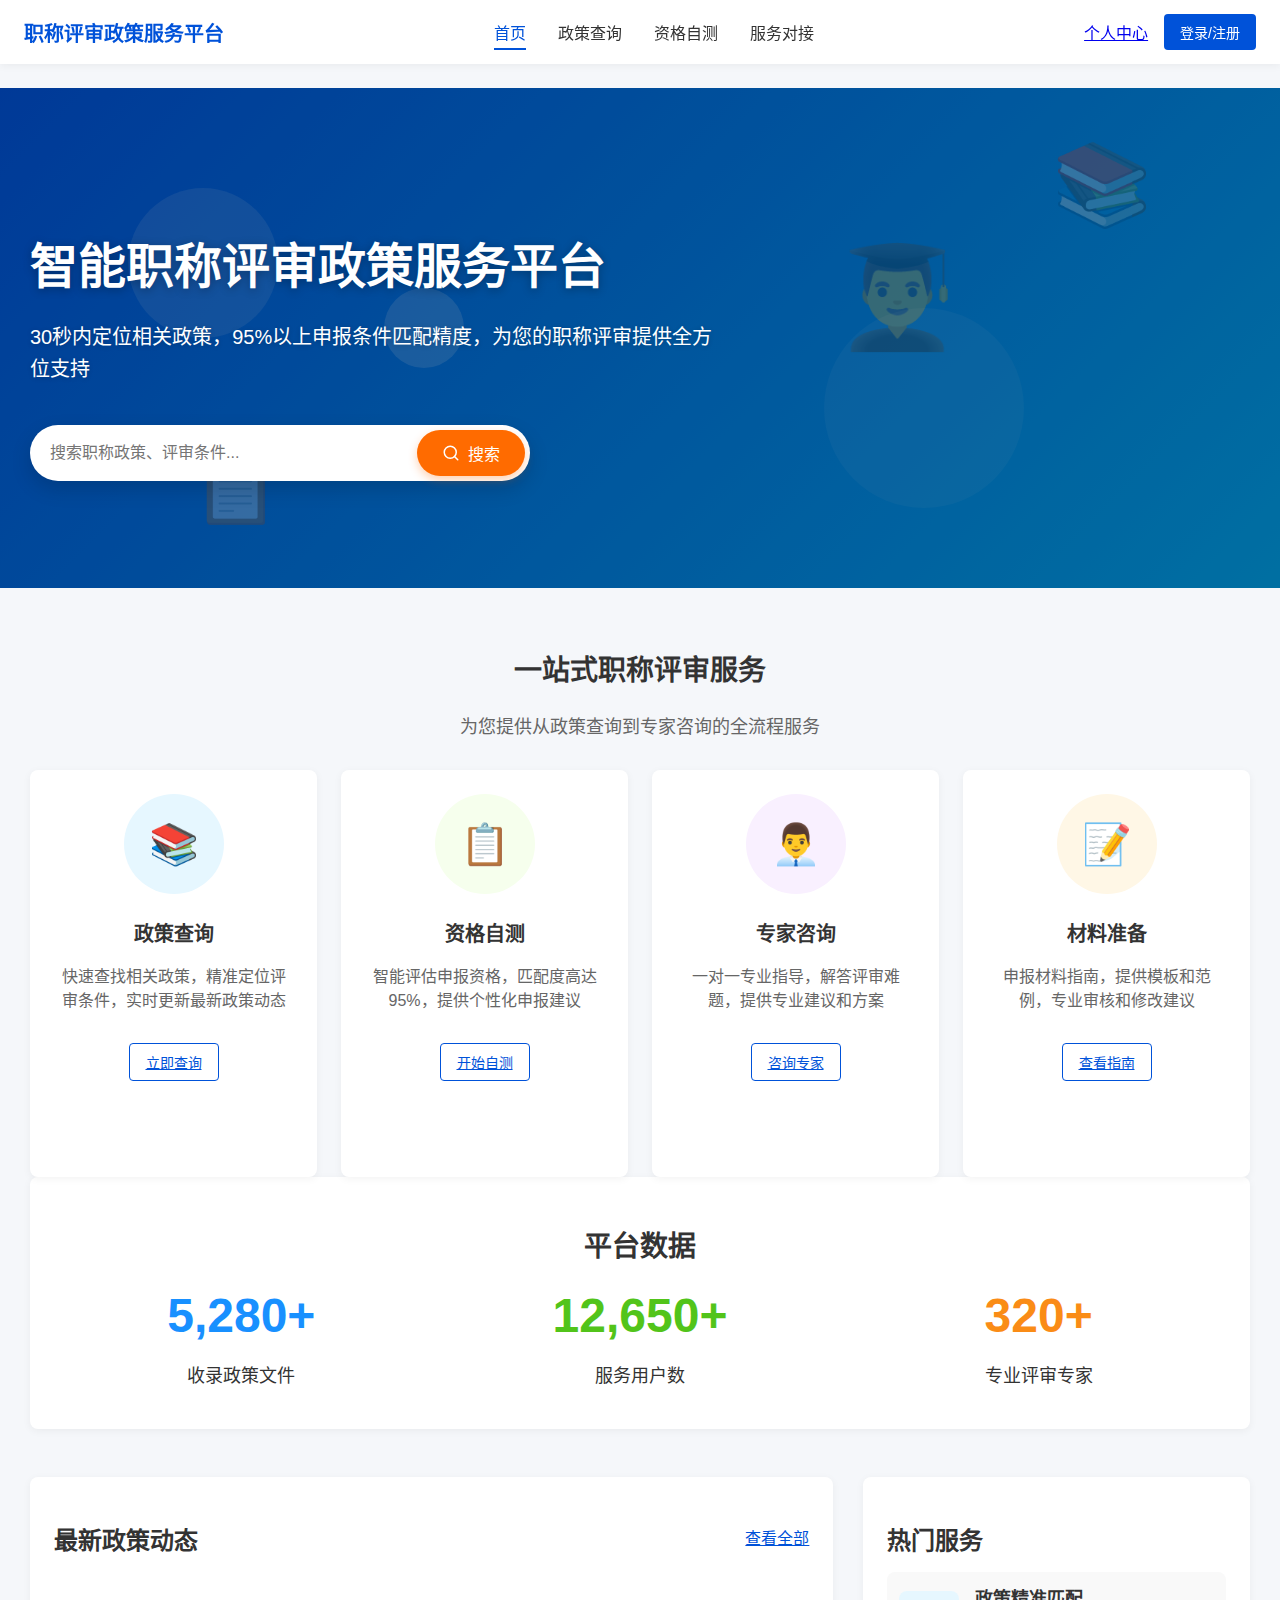
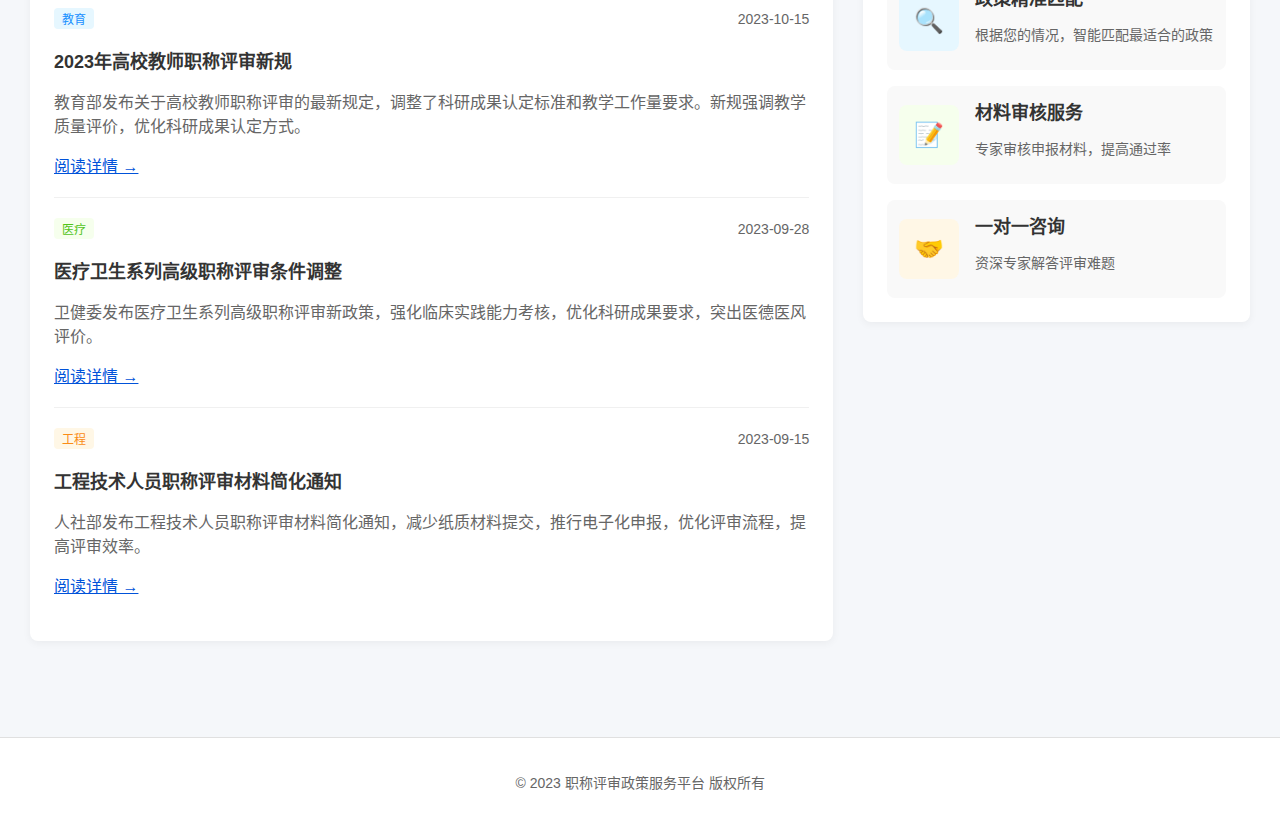
<file: web/index.html>
<!DOCTYPE html>
<html lang="zh-CN">
<head>
    <meta charset="UTF-8">
    <meta name="viewport" content="width=device-width, initial-scale=1.0">
    <title>职称评审政策服务平台 - 首页</title>
    <link rel="stylesheet" href="styles.css">
</head>
<body>
    <!-- 头部导航 -->
    <header class="header">
        <div class="header-container">
            <div class="logo">职称评审政策服务平台</div>
            <ul class="nav-menu">
                <li><a href="index.html" class="active">首页</a></li>
                <li><a href="policy-search.html">政策查询</a></li>
                <li><a href="self-assessment.html">资格自测</a></li>
                <li><a href="service-matching.html">服务对接</a></li>
            </ul>
            <div class="user-actions">
                <a href="profile.html">个人中心</a>
                <button class="btn btn-primary">登录/注册</button>
            </div>
        </div>
    </header>

    <!-- 主要内容区域 -->
    <main class="main-content">
        <!-- 英雄区域 -->
        <div class="hero-section" style="padding: 0; margin-bottom: 60px; position: relative; height: 500px; overflow: hidden; border-radius: 0;">
            <!-- 全屏背景 -->
            <div style="position: absolute; top: 0; left: 0; right: 0; bottom: 0; background: linear-gradient(135deg, #0052d9, #00a0e9); z-index: 1;">
                <!-- 装饰元素 -->
                <div style="position: absolute; top: 50px; right: 10%; font-size: 80px; opacity: 0.3;">📚</div>
                <div style="position: absolute; bottom: 60px; left: 15%; font-size: 70px; opacity: 0.3;">📋</div>
                <div style="position: absolute; top: 30%; right: 25%; font-size: 100px; opacity: 0.3;">👨‍🎓</div>

                <!-- 装饰图形 -->
                <div style="position: absolute; top: 100px; left: 10%; width: 150px; height: 150px; border-radius: 50%; background-color: rgba(255, 255, 255, 0.1);"></div>
                <div style="position: absolute; bottom: 80px; right: 20%; width: 200px; height: 200px; border-radius: 50%; background-color: rgba(255, 255, 255, 0.05);"></div>
                <div style="position: absolute; top: 40%; left: 30%; width: 80px; height: 80px; border-radius: 50%; background-color: rgba(255, 255, 255, 0.15);"></div>

                <!-- 半透明叠加层 -->
                <div style="position: absolute; top: 0; left: 0; right: 0; bottom: 0; background-color: rgba(0, 0, 0, 0.3); z-index: 2;"></div>
            </div>

            <!-- 内容层 -->
            <div class="container" style="position: relative; z-index: 10; height: 100%; display: flex; align-items: center;">
                <div style="max-width: 800px; color: white;">
                    <h1 style="font-size: 48px; margin-bottom: 24px; font-weight: bold; text-shadow: 0 2px 10px rgba(0, 0, 0, 0.3);">智能职称评审政策服务平台</h1>
                    <p style="font-size: 20px; margin-bottom: 40px; text-shadow: 0 1px 5px rgba(0, 0, 0, 0.2); max-width: 700px; line-height: 1.6;">30秒内定位相关政策，95%以上申报条件匹配精度，为您的职称评审提供全方位支持</p>
                    <div style="display: flex; max-width: 500px; align-items: center; position: relative;">
                        <!-- 搜索框 -->
                        <input type="text" class="form-control" style="height: 56px; font-size: 16px; padding: 0 20px; padding-right: 130px; border-radius: 28px; border: none; box-shadow: 0 8px 20px rgba(0, 0, 0, 0.15); width: 100%;" placeholder="搜索职称政策、评审条件...">

                        <!-- 搜索按钮 - 绝对定位在搜索框内 -->
                        <button class="btn btn-primary" style="position: absolute; right: 5px; top: 50%; transform: translateY(-50%); height: 46px; padding: 0 25px; font-size: 16px; background-color: #ff6b00; border: none; border-radius: 23px; box-shadow: 0 4px 10px rgba(255, 107, 0, 0.3); white-space: nowrap; z-index: 2;">
                            <span style="display: flex; align-items: center;">
                                <svg xmlns="http://www.w3.org/2000/svg" width="18" height="18" viewBox="0 0 24 24" fill="none" stroke="currentColor" stroke-width="2" stroke-linecap="round" stroke-linejoin="round" style="margin-right: 8px;"><circle cx="11" cy="11" r="8"></circle><line x1="21" y1="21" x2="16.65" y2="16.65"></line></svg>
                                搜索
                            </span>
                        </button>
                    </div>
                </div>
            </div>
        </div>

        <div class="container">
            <!-- 快捷入口 -->
            <section class="section">
                <h2 class="section-title text-center">一站式职称评审服务</h2>
                <p class="section-subtitle text-center">为您提供从政策查询到专家咨询的全流程服务</p>

                <div class="grid-container grid-4-cols">
                    <div class="card feature-card text-center p-5">
                        <div style="background-color: #e6f7ff; width: 100px; height: 100px; border-radius: 50%; display: flex; align-items: center; justify-content: center; margin: 0 auto 24px; font-size: 40px; color: #1890ff;">📚</div>
                        <h3 style="font-size: 20px; margin-bottom: 16px;">政策查询</h3>
                        <p class="text-gray">快速查找相关政策，精准定位评审条件，实时更新最新政策动态</p>
                        <a href="policy-search.html" class="btn btn-outline mt-4">立即查询</a>
                    </div>

                    <div class="card feature-card text-center p-5">
                        <div style="background-color: #f6ffed; width: 100px; height: 100px; border-radius: 50%; display: flex; align-items: center; justify-content: center; margin: 0 auto 24px; font-size: 40px; color: #52c41a;">📋</div>
                        <h3 style="font-size: 20px; margin-bottom: 16px;">资格自测</h3>
                        <p class="text-gray">智能评估申报资格，匹配度高达95%，提供个性化申报建议</p>
                        <a href="self-assessment.html" class="btn btn-outline mt-4">开始自测</a>
                    </div>

                    <div class="card feature-card text-center p-5">
                        <div style="background-color: #f9f0ff; width: 100px; height: 100px; border-radius: 50%; display: flex; align-items: center; justify-content: center; margin: 0 auto 24px; font-size: 40px; color: #722ed1;">👨‍💼</div>
                        <h3 style="font-size: 20px; margin-bottom: 16px;">专家咨询</h3>
                        <p class="text-gray">一对一专业指导，解答评审难题，提供专业建议和方案</p>
                        <a href="service-matching.html" class="btn btn-outline mt-4">咨询专家</a>
                    </div>

                    <div class="card feature-card text-center p-5">
                        <div style="background-color: #fff7e6; width: 100px; height: 100px; border-radius: 50%; display: flex; align-items: center; justify-content: center; margin: 0 auto 24px; font-size: 40px; color: #fa8c16;">📝</div>
                        <h3 style="font-size: 20px; margin-bottom: 16px;">材料准备</h3>
                        <p class="text-gray">申报材料指南，提供模板和范例，专业审核和修改建议</p>
                        <a href="#" class="btn btn-outline mt-4">查看指南</a>
                    </div>
                </div>
            </section>

            <!-- 平台数据 -->
            <section class="section">
                <div class="card p-5">
                    <h2 class="section-title text-center mb-5">平台数据</h2>
                    <div class="grid-container grid-3-cols">
                        <div class="text-center">
                            <div style="font-size: 48px; font-weight: bold; color: #1890ff; margin-bottom: 16px;">5,280+</div>
                            <p style="font-size: 18px;">收录政策文件</p>
                        </div>
                        <div class="text-center">
                            <div style="font-size: 48px; font-weight: bold; color: #52c41a; margin-bottom: 16px;">12,650+</div>
                            <p style="font-size: 18px;">服务用户数</p>
                        </div>
                        <div class="text-center">
                            <div style="font-size: 48px; font-weight: bold; color: #fa8c16; margin-bottom: 16px;">320+</div>
                            <p style="font-size: 18px;">专业评审专家</p>
                        </div>
                    </div>
                </div>
            </section>

            <!-- 最新政策动态 -->
            <section class="section">
                <div class="row">
                    <div class="col col-8">
                        <div class="card">
                            <div class="d-flex justify-between align-center mb-4">
                                <h2 class="card-title mb-0" style="font-size: 24px;">最新政策动态</h2>
                                <a href="policy-search.html" class="text-primary">查看全部</a>
                            </div>
                            <div class="policy-list">
                                <div class="policy-item" style="padding: 20px 0; border-bottom: 1px solid #f0f0f0;">
                                    <div class="d-flex align-center mb-2">
                                        <span class="tag tag-blue">教育</span>
                                        <span class="text-gray text-sm" style="margin-left: auto;">2023-10-15</span>
                                    </div>
                                    <h3 class="mb-2" style="font-size: 18px;">2023年高校教师职称评审新规</h3>
                                    <p class="text-gray">教育部发布关于高校教师职称评审的最新规定，调整了科研成果认定标准和教学工作量要求。新规强调教学质量评价，优化科研成果认定方式。</p>
                                    <a href="#" class="text-primary">阅读详情 →</a>
                                </div>
                                <div class="policy-item" style="padding: 20px 0; border-bottom: 1px solid #f0f0f0;">
                                    <div class="d-flex align-center mb-2">
                                        <span class="tag tag-green">医疗</span>
                                        <span class="text-gray text-sm" style="margin-left: auto;">2023-09-28</span>
                                    </div>
                                    <h3 class="mb-2" style="font-size: 18px;">医疗卫生系列高级职称评审条件调整</h3>
                                    <p class="text-gray">卫健委发布医疗卫生系列高级职称评审新政策，强化临床实践能力考核，优化科研成果要求，突出医德医风评价。</p>
                                    <a href="#" class="text-primary">阅读详情 →</a>
                                </div>
                                <div class="policy-item" style="padding: 20px 0;">
                                    <div class="d-flex align-center mb-2">
                                        <span class="tag tag-orange">工程</span>
                                        <span class="text-gray text-sm" style="margin-left: auto;">2023-09-15</span>
                                    </div>
                                    <h3 class="mb-2" style="font-size: 18px;">工程技术人员职称评审材料简化通知</h3>
                                    <p class="text-gray">人社部发布工程技术人员职称评审材料简化通知，减少纸质材料提交，推行电子化申报，优化评审流程，提高评审效率。</p>
                                    <a href="#" class="text-primary">阅读详情 →</a>
                                </div>
                            </div>
                        </div>
                    </div>
                    <div class="col col-4">
                        <!-- 热门服务 -->
                        <div class="card">
                            <h2 class="card-title" style="font-size: 24px;">热门服务</h2>
                            <div class="d-flex align-center mb-4 p-3" style="background-color: #f9f9f9; border-radius: 8px;">
                                <div style="width: 60px; height: 60px; background-color: #e6f7ff; border-radius: 8px; display: flex; align-items: center; justify-content: center; margin-right: 16px; color: #1890ff; font-size: 24px;">🔍</div>
                                <div>
                                    <h3 style="margin: 0 0 8px 0; font-size: 18px;">政策精准匹配</h3>
                                    <p class="text-gray text-sm mb-0">根据您的情况，智能匹配最适合的政策</p>
                                </div>
                            </div>
                            <div class="d-flex align-center mb-4 p-3" style="background-color: #f9f9f9; border-radius: 8px;">
                                <div style="width: 60px; height: 60px; background-color: #f6ffed; border-radius: 8px; display: flex; align-items: center; justify-content: center; margin-right: 16px; color: #52c41a; font-size: 24px;">📝</div>
                                <div>
                                    <h3 style="margin: 0 0 8px 0; font-size: 18px;">材料审核服务</h3>
                                    <p class="text-gray text-sm mb-0">专家审核申报材料，提高通过率</p>
                                </div>
                            </div>
                            <div class="d-flex align-center p-3" style="background-color: #f9f9f9; border-radius: 8px;">
                                <div style="width: 60px; height: 60px; background-color: #fff7e6; border-radius: 8px; display: flex; align-items: center; justify-content: center; margin-right: 16px; color: #fa8c16; font-size: 24px;">🤝</div>
                                <div>
                                    <h3 style="margin: 0 0 8px 0; font-size: 18px;">一对一咨询</h3>
                                    <p class="text-gray text-sm mb-0">资深专家解答评审难题</p>
                                </div>
                            </div>
                        </div>
                    </div>
                </div>
            </section>
        </div>
    </main>

    <!-- 底部 -->
    <footer class="footer">
        <div class="container">
            <p>© 2023 职称评审政策服务平台 版权所有</p>
        </div>
    </footer>
</body>
</html>
</file>
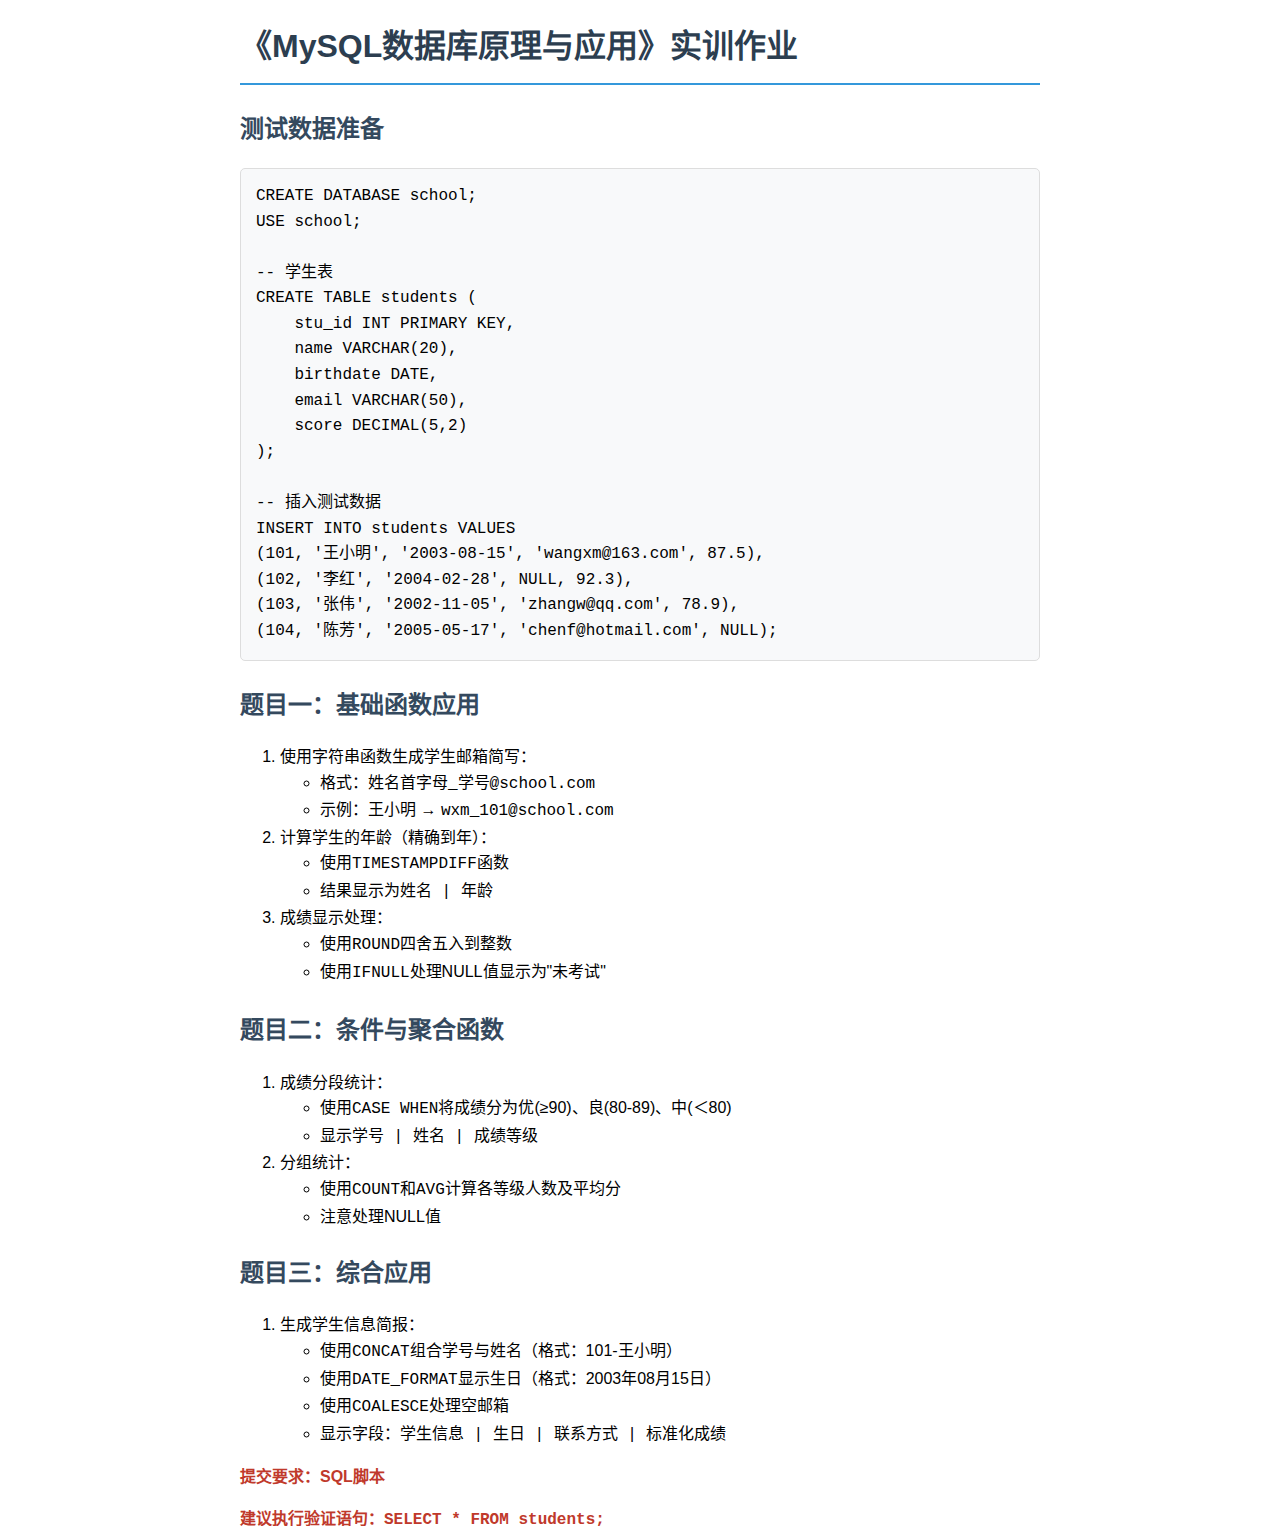
<file: s2.html>
<!DOCTYPE html>
<html lang="zh-CN">
<head>
    <meta charset="UTF-8">
    <title>MySQL内置函数实训作业</title>
    <style>
        body {
            font-family: '微软雅黑', sans-serif;
            line-height: 1.6;
            max-width: 800px;
            margin: 20px auto;
            padding: 0 20px;
        }
        h1 {
            color: #2c3e50;
            border-bottom: 2px solid #3498db;
            padding-bottom: 10px;
        }
        h2 {
            color: #34495e;
            margin-top: 25px;
        }
        pre {
            background: #f8f9fa;
            padding: 15px;
            border-radius: 5px;
            border: 1px solid #ddd;
            overflow-x: auto;
        }
        code {
            font-family: Consolas, Monaco, monospace;
        }
        .important {
            color: #c0392b;
            font-weight: bold;
        }
    </style>
</head>
<body>
    <h1>《MySQL数据库原理与应用》实训作业</h1>
    
    <h2>测试数据准备</h2>
    <pre><code>CREATE DATABASE school;
USE school;

-- 学生表
CREATE TABLE students (
    stu_id INT PRIMARY KEY,
    name VARCHAR(20),
    birthdate DATE,
    email VARCHAR(50),
    score DECIMAL(5,2)
);

-- 插入测试数据
INSERT INTO students VALUES
(101, '王小明', '2003-08-15', 'wangxm@163.com', 87.5),
(102, '李红', '2004-02-28', NULL, 92.3),
(103, '张伟', '2002-11-05', 'zhangw@qq.com', 78.9),
(104, '陈芳', '2005-05-17', 'chenf@hotmail.com', NULL);</code></pre>

    <h2>题目一：基础函数应用</h2>
    <ol>
        <li>使用字符串函数生成学生邮箱简写：
            <ul>
                <li>格式：<code>姓名首字母_学号@school.com</code></li>
                <li>示例：王小明 → <code>wxm_101@school.com</code></li>
            </ul>
        </li>
        <li>计算学生的年龄（精确到年）：
            <ul>
                <li>使用<code>TIMESTAMPDIFF</code>函数</li>
                <li>结果显示为<code>姓名 | 年龄</code></li>
            </ul>
        </li>
        <li>成绩显示处理：
            <ul>
                <li>使用<code>ROUND</code>四舍五入到整数</li>
                <li>使用<code>IFNULL</code>处理NULL值显示为"未考试"</li>
            </ul>
        </li>
    </ol>

    <h2>题目二：条件与聚合函数</h2>
    <ol>
        <li>成绩分段统计：
            <ul>
                <li>使用<code>CASE WHEN</code>将成绩分为优(≥90)、良(80-89)、中(＜80)</li>
                <li>显示<code>学号 | 姓名 | 成绩等级</code></li>
            </ul>
        </li>
        <li>分组统计：
            <ul>
                <li>使用<code>COUNT</code>和<code>AVG</code>计算各等级人数及平均分</li>
                <li>注意处理NULL值</li>
            </ul>
        </li>
    </ol>

    <h2>题目三：综合应用</h2>
    <ol>
        <li>生成学生信息简报：
            <ul>
                <li>使用<code>CONCAT</code>组合学号与姓名（格式：101-王小明）</li>
                <li>使用<code>DATE_FORMAT</code>显示生日（格式：2003年08月15日）</li>
                <li>使用<code>COALESCE</code>处理空邮箱</li>
                <li>显示字段：<code>学生信息 | 生日 | 联系方式 | 标准化成绩</code></li>
            </ul>
        </li>
    </ol>

    <div class="important">
        <p>提交要求：SQL脚本</p>
        <p>建议执行验证语句：<code>SELECT * FROM students;</code></p>
    </div>
</body>
</html>
</file>
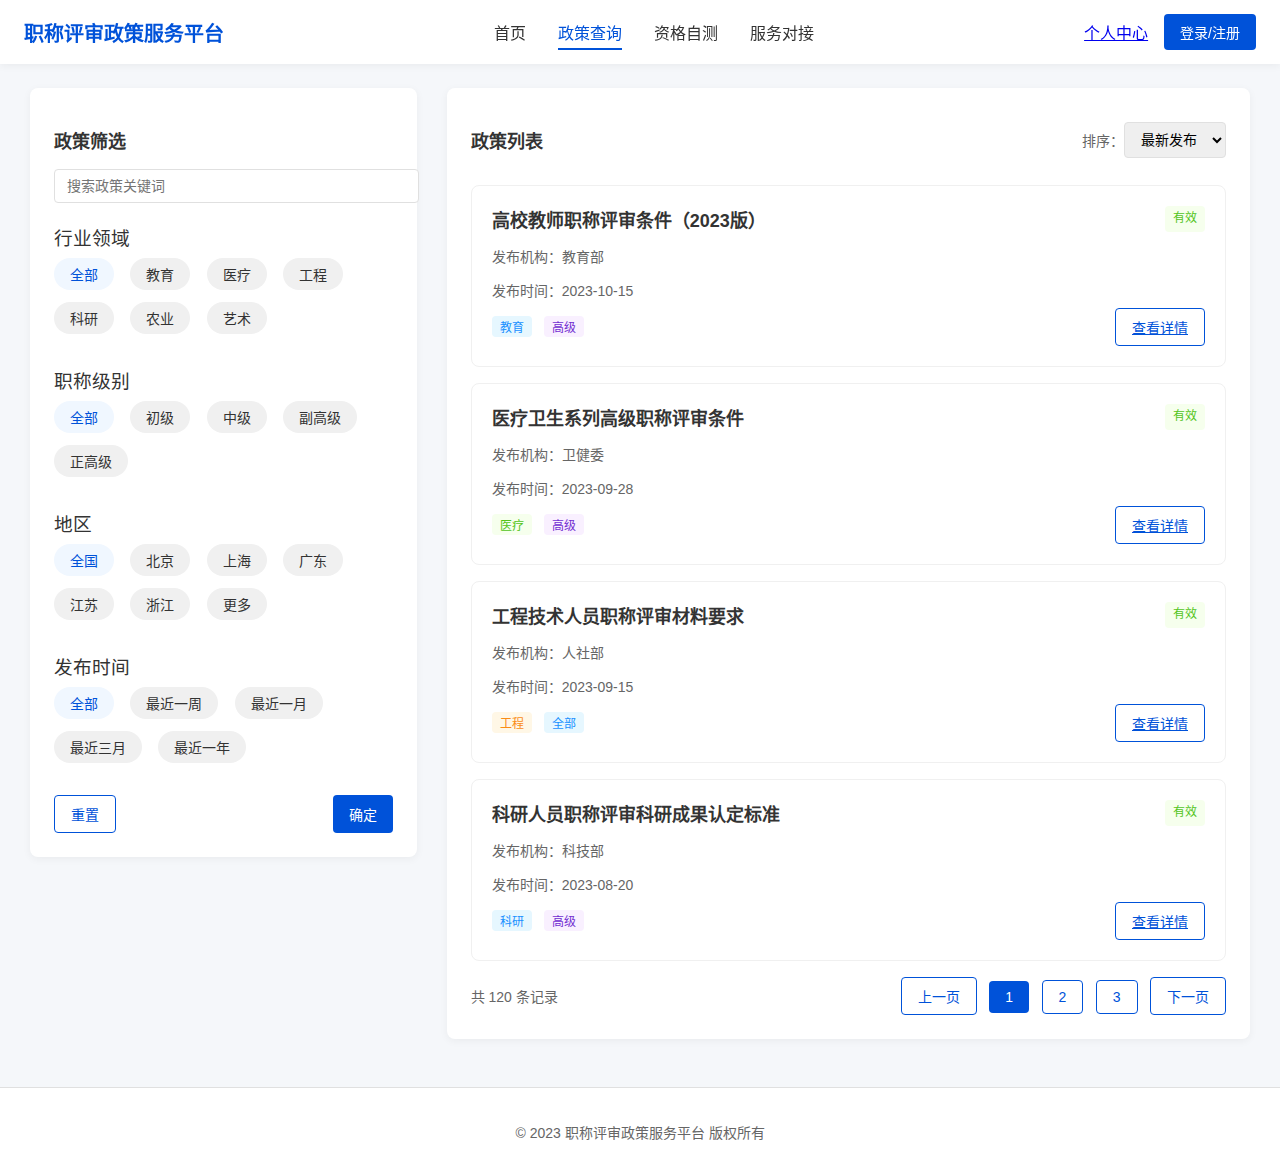
<file: web/policy-search.html>
<!DOCTYPE html>
<html lang="zh-CN">
<head>
    <meta charset="UTF-8">
    <meta name="viewport" content="width=device-width, initial-scale=1.0">
    <title>职称评审政策服务平台 - 政策查询</title>
    <link rel="stylesheet" href="styles.css">
    <style>
        .filter-tag {
            display: inline-block;
            padding: 6px 16px;
            border-radius: 16px;
            background-color: #f0f0f0;
            margin-right: 12px;
            margin-bottom: 12px;
            font-size: 14px;
            cursor: pointer;
            transition: all 0.3s;
        }
        .filter-tag:hover {
            background-color: #e0e0e0;
        }
        .filter-tag.active {
            background-color: var(--secondary-color);
            color: var(--primary-color);
        }
        .policy-card {
            border: 1px solid #f0f0f0;
            border-radius: 8px;
            padding: 20px;
            margin-bottom: 16px;
            transition: all 0.3s;
        }
        .policy-card:hover {
            box-shadow: 0 4px 12px rgba(0, 0, 0, 0.1);
        }
        .policy-status {
            display: inline-block;
            padding: 2px 8px;
            border-radius: 4px;
            font-size: 12px;
            background-color: #f6ffed;
            color: #52c41a;
        }
    </style>
</head>
<body>
    <!-- 头部导航 -->
    <header class="header">
        <div class="header-container">
            <div class="logo">职称评审政策服务平台</div>
            <ul class="nav-menu">
                <li><a href="index.html">首页</a></li>
                <li><a href="policy-search.html" class="active">政策查询</a></li>
                <li><a href="self-assessment.html">资格自测</a></li>
                <li><a href="service-matching.html">服务对接</a></li>
            </ul>
            <div class="user-actions">
                <a href="profile.html">个人中心</a>
                <button class="btn btn-primary">登录/注册</button>
            </div>
        </div>
    </header>

    <!-- 主要内容区域 -->
    <main class="main-content">
        <div class="container">
            <div class="row">
                <!-- 左侧筛选区域 -->
                <div class="col col-4">
                    <div class="card">
                        <h2 class="card-title">政策筛选</h2>
                        
                        <!-- 搜索框 -->
                        <div class="form-group">
                            <input type="text" class="form-control" placeholder="搜索政策关键词">
                        </div>
                        
                        <!-- 行业领域 -->
                        <div class="form-group">
                            <h3 class="form-label">行业领域</h3>
                            <div>
                                <span class="filter-tag active">全部</span>
                                <span class="filter-tag">教育</span>
                                <span class="filter-tag">医疗</span>
                                <span class="filter-tag">工程</span>
                                <span class="filter-tag">科研</span>
                                <span class="filter-tag">农业</span>
                                <span class="filter-tag">艺术</span>
                            </div>
                        </div>
                        
                        <!-- 职称级别 -->
                        <div class="form-group">
                            <h3 class="form-label">职称级别</h3>
                            <div>
                                <span class="filter-tag active">全部</span>
                                <span class="filter-tag">初级</span>
                                <span class="filter-tag">中级</span>
                                <span class="filter-tag">副高级</span>
                                <span class="filter-tag">正高级</span>
                            </div>
                        </div>
                        
                        <!-- 地区 -->
                        <div class="form-group">
                            <h3 class="form-label">地区</h3>
                            <div>
                                <span class="filter-tag active">全国</span>
                                <span class="filter-tag">北京</span>
                                <span class="filter-tag">上海</span>
                                <span class="filter-tag">广东</span>
                                <span class="filter-tag">江苏</span>
                                <span class="filter-tag">浙江</span>
                                <span class="filter-tag">更多</span>
                            </div>
                        </div>
                        
                        <!-- 发布时间 -->
                        <div class="form-group">
                            <h3 class="form-label">发布时间</h3>
                            <div>
                                <span class="filter-tag active">全部</span>
                                <span class="filter-tag">最近一周</span>
                                <span class="filter-tag">最近一月</span>
                                <span class="filter-tag">最近三月</span>
                                <span class="filter-tag">最近一年</span>
                            </div>
                        </div>
                        
                        <div class="d-flex justify-between">
                            <button class="btn btn-outline">重置</button>
                            <button class="btn btn-primary">确定</button>
                        </div>
                    </div>
                </div>
                
                <!-- 右侧政策列表 -->
                <div class="col col-8">
                    <div class="card">
                        <div class="d-flex justify-between align-center mb-4">
                            <h2 class="card-title mb-0">政策列表</h2>
                            <div class="d-flex align-center">
                                <span class="text-gray text-sm mr-2">排序：</span>
                                <select class="form-control" style="width: auto;">
                                    <option>最新发布</option>
                                    <option>相关度</option>
                                    <option>热门程度</option>
                                </select>
                            </div>
                        </div>
                        
                        <!-- 政策列表 -->
                        <div class="policy-list">
                            <div class="policy-card">
                                <div class="d-flex justify-between mb-2">
                                    <h3 style="margin: 0; font-size: 18px;">高校教师职称评审条件（2023版）</h3>
                                    <span class="policy-status">有效</span>
                                </div>
                                <p class="text-gray text-sm mb-2">发布机构：教育部</p>
                                <p class="text-gray text-sm mb-2">发布时间：2023-10-15</p>
                                <div class="d-flex justify-between align-center">
                                    <div>
                                        <span class="tag tag-blue">教育</span>
                                        <span class="tag tag-purple">高级</span>
                                    </div>
                                    <a href="#" class="btn btn-outline">查看详情</a>
                                </div>
                            </div>
                            
                            <div class="policy-card">
                                <div class="d-flex justify-between mb-2">
                                    <h3 style="margin: 0; font-size: 18px;">医疗卫生系列高级职称评审条件</h3>
                                    <span class="policy-status">有效</span>
                                </div>
                                <p class="text-gray text-sm mb-2">发布机构：卫健委</p>
                                <p class="text-gray text-sm mb-2">发布时间：2023-09-28</p>
                                <div class="d-flex justify-between align-center">
                                    <div>
                                        <span class="tag tag-green">医疗</span>
                                        <span class="tag tag-purple">高级</span>
                                    </div>
                                    <a href="#" class="btn btn-outline">查看详情</a>
                                </div>
                            </div>
                            
                            <div class="policy-card">
                                <div class="d-flex justify-between mb-2">
                                    <h3 style="margin: 0; font-size: 18px;">工程技术人员职称评审材料要求</h3>
                                    <span class="policy-status">有效</span>
                                </div>
                                <p class="text-gray text-sm mb-2">发布机构：人社部</p>
                                <p class="text-gray text-sm mb-2">发布时间：2023-09-15</p>
                                <div class="d-flex justify-between align-center">
                                    <div>
                                        <span class="tag tag-orange">工程</span>
                                        <span class="tag tag-blue">全部</span>
                                    </div>
                                    <a href="#" class="btn btn-outline">查看详情</a>
                                </div>
                            </div>
                            
                            <div class="policy-card">
                                <div class="d-flex justify-between mb-2">
                                    <h3 style="margin: 0; font-size: 18px;">科研人员职称评审科研成果认定标准</h3>
                                    <span class="policy-status">有效</span>
                                </div>
                                <p class="text-gray text-sm mb-2">发布机构：科技部</p>
                                <p class="text-gray text-sm mb-2">发布时间：2023-08-20</p>
                                <div class="d-flex justify-between align-center">
                                    <div>
                                        <span class="tag tag-blue">科研</span>
                                        <span class="tag tag-purple">高级</span>
                                    </div>
                                    <a href="#" class="btn btn-outline">查看详情</a>
                                </div>
                            </div>
                        </div>
                        
                        <!-- 分页 -->
                        <div class="d-flex justify-between align-center mt-4">
                            <div class="text-gray text-sm">共 120 条记录</div>
                            <div class="pagination">
                                <button class="btn btn-outline" style="margin-right: 8px;">上一页</button>
                                <button class="btn btn-primary" style="margin-right: 8px;">1</button>
                                <button class="btn btn-outline" style="margin-right: 8px;">2</button>
                                <button class="btn btn-outline" style="margin-right: 8px;">3</button>
                                <button class="btn btn-outline">下一页</button>
                            </div>
                        </div>
                    </div>
                </div>
            </div>
        </div>
    </main>

    <!-- 底部 -->
    <footer class="footer">
        <div class="container">
            <p>© 2023 职称评审政策服务平台 版权所有</p>
        </div>
    </footer>
</body>
</html>
</file>
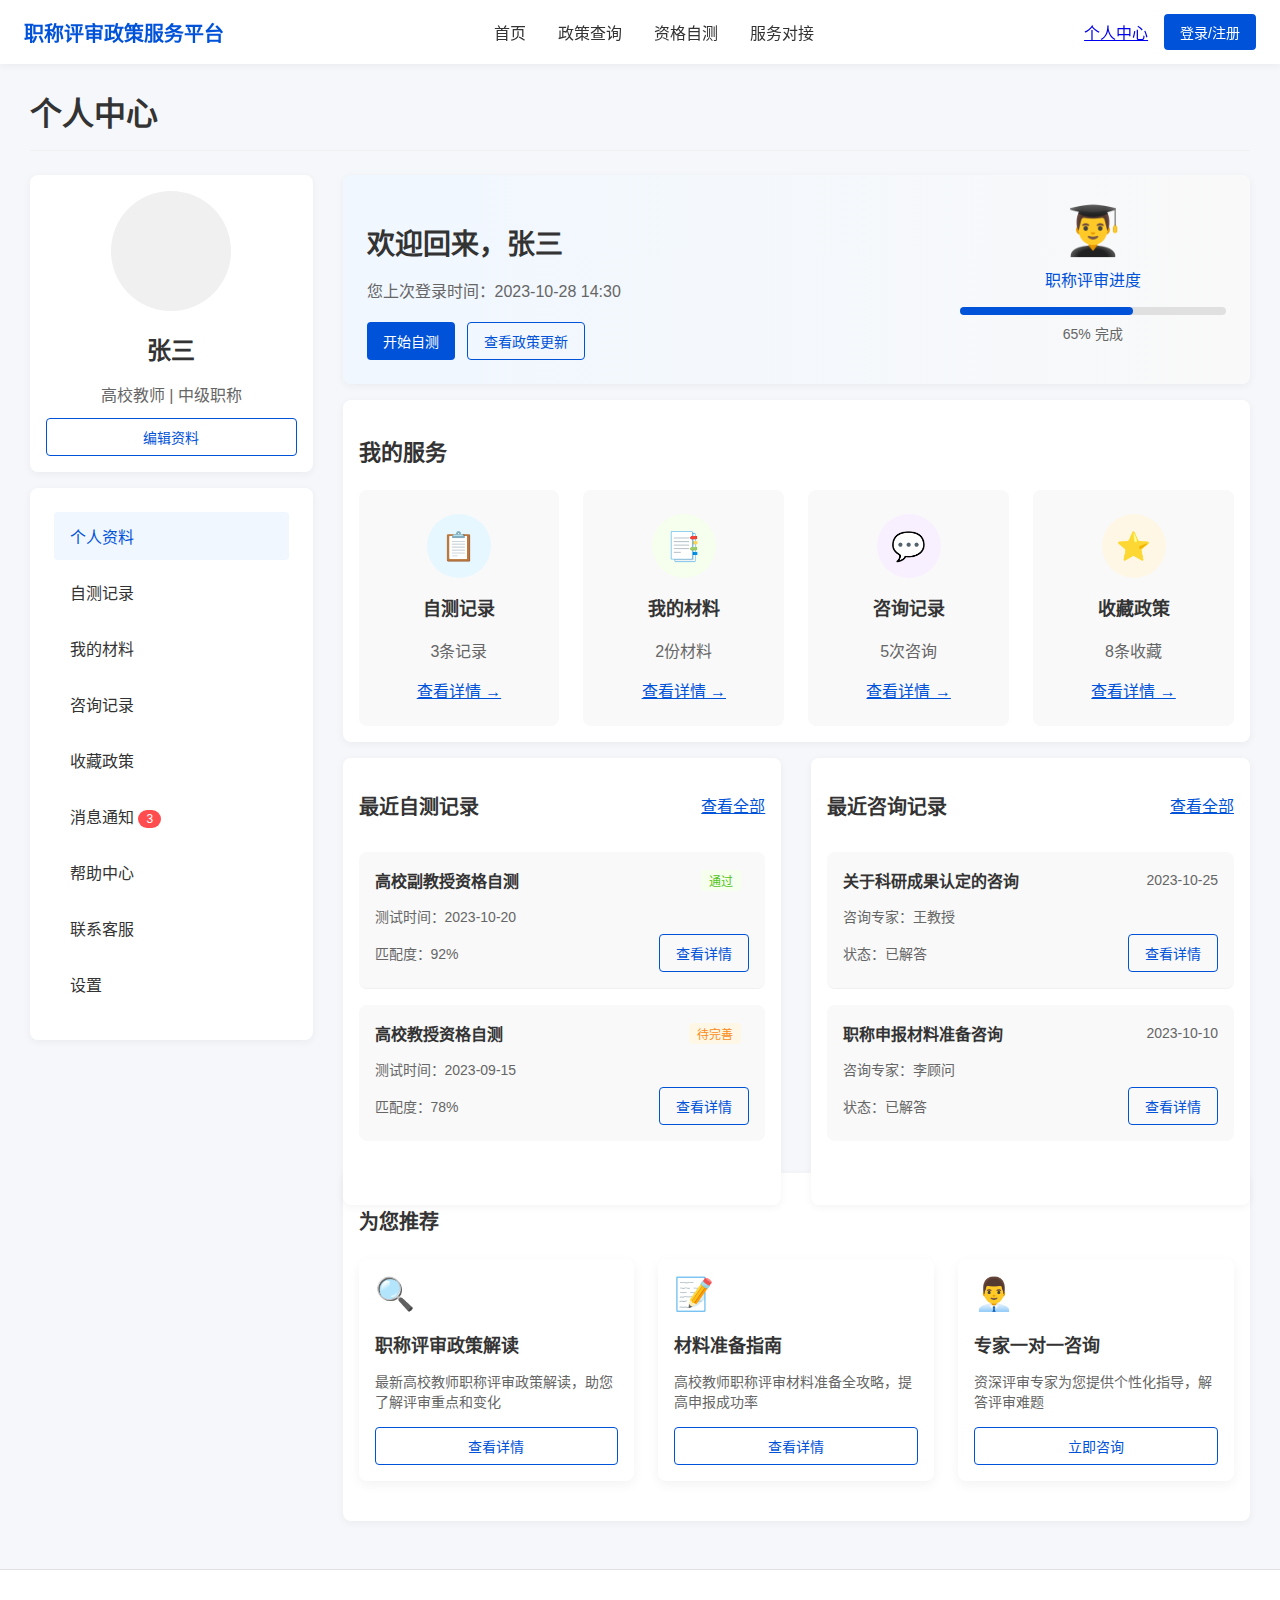
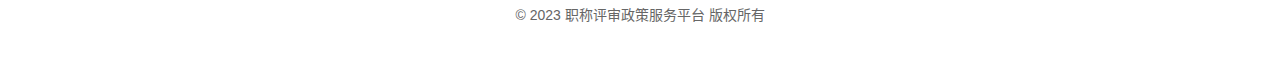
<file: web/profile.html>
<!DOCTYPE html>
<html lang="zh-CN">
<head>
    <meta charset="UTF-8">
    <meta name="viewport" content="width=device-width, initial-scale=1.0">
    <title>职称评审政策服务平台 - 个人中心</title>
    <link rel="stylesheet" href="styles.css">
    <style>
        .sidebar {
            background-color: white;
            border-radius: 8px;
            box-shadow: 0 2px 8px rgba(0, 0, 0, 0.05);
            padding: 24px;
        }
        .sidebar-menu {
            list-style: none;
            padding: 0;
            margin: 0;
        }
        .sidebar-menu li {
            margin-bottom: 8px;
        }
        .sidebar-menu a {
            display: block;
            padding: 12px 16px;
            border-radius: 4px;
            text-decoration: none;
            color: var(--text-color);
            transition: all 0.3s;
        }
        .sidebar-menu a:hover {
            background-color: #f5f5f5;
        }
        .sidebar-menu a.active {
            background-color: var(--secondary-color);
            color: var(--primary-color);
        }
        .user-avatar {
            width: 100px;
            height: 100px;
            border-radius: 50%;
            background-color: #f0f0f0;
            margin-right: 24px;
        }
        .badge {
            display: inline-block;
            padding: 2px 8px;
            border-radius: 10px;
            background-color: #ff4d4f;
            color: white;
            font-size: 12px;
        }
        .service-item {
            text-align: center;
            padding: 16px;
            border-radius: 8px;
            background-color: #f9f9f9;
            transition: all 0.3s;
        }
        .service-item:hover {
            background-color: #f0f0f0;
        }
        .service-icon {
            width: 48px;
            height: 48px;
            border-radius: 50%;
            display: flex;
            align-items: center;
            justify-content: center;
            margin: 0 auto 12px;
            font-size: 24px;
        }
        .record-item {
            padding: 16px;
            border-bottom: 1px solid #f0f0f0;
        }
        .record-item:last-child {
            border-bottom: none;
        }
    </style>
</head>
<body>
    <!-- 头部导航 -->
    <header class="header">
        <div class="header-container">
            <div class="logo">职称评审政策服务平台</div>
            <ul class="nav-menu">
                <li><a href="index.html">首页</a></li>
                <li><a href="policy-search.html">政策查询</a></li>
                <li><a href="self-assessment.html">资格自测</a></li>
                <li><a href="service-matching.html">服务对接</a></li>
            </ul>
            <div class="user-actions">
                <a href="profile.html" class="active">个人中心</a>
                <button class="btn btn-primary">登录/注册</button>
            </div>
        </div>
    </header>

    <!-- 主要内容区域 -->
    <main class="main-content">
        <div class="container">
            <!-- 页面标题 -->
            <div class="section-title mb-5" style="font-size: 32px; border-bottom: 1px solid #f0f0f0; padding-bottom: 16px;">
                个人中心
            </div>

            <div class="row">
                <!-- 左侧边栏 -->
                <div class="col col-3">
                    <!-- 用户信息卡片 -->
                    <div class="card mb-4 text-center p-4">
                        <div class="user-avatar" style="width: 120px; height: 120px; margin: 0 auto 20px;"></div>
                        <h2 style="margin-bottom: 8px; font-size: 24px;">张三</h2>
                        <p class="text-gray mb-3">高校教师 | 中级职称</p>
                        <button class="btn btn-outline w-100">编辑资料</button>
                    </div>

                    <!-- 导航菜单 -->
                    <div class="sidebar">
                        <ul class="sidebar-menu">
                            <li><a href="#" class="active">个人资料</a></li>
                            <li><a href="#">自测记录</a></li>
                            <li><a href="#">我的材料</a></li>
                            <li><a href="#">咨询记录</a></li>
                            <li><a href="#">收藏政策</a></li>
                            <li><a href="#">消息通知 <span class="badge">3</span></a></li>
                            <li><a href="#">帮助中心</a></li>
                            <li><a href="#">联系客服</a></li>
                            <li><a href="#">设置</a></li>
                        </ul>
                    </div>
                </div>

                <!-- 右侧内容 -->
                <div class="col col-9">
                    <!-- 欢迎信息 -->
                    <div class="card mb-4 p-5" style="background: linear-gradient(to right, #f0f7ff, #f9f9f9);">
                        <div class="row align-center">
                            <div class="col col-8">
                                <h2 style="font-size: 28px; margin-bottom: 16px;">欢迎回来，张三</h2>
                                <p style="font-size: 16px; color: #666; margin-bottom: 20px;">您上次登录时间：2023-10-28 14:30</p>
                                <div class="d-flex gap-3">
                                    <button class="btn btn-primary">开始自测</button>
                                    <button class="btn btn-outline">查看政策更新</button>
                                </div>
                            </div>
                            <div class="col col-4 text-center">
                                <div style="font-size: 48px; color: #0052d9;">👨‍🎓</div>
                                <p style="font-size: 16px; color: #0052d9; margin-top: 8px;">职称评审进度</p>
                                <div style="width: 100%; height: 8px; background-color: #e0e0e0; border-radius: 4px; margin-top: 8px;">
                                    <div style="width: 65%; height: 100%; background-color: #0052d9; border-radius: 4px;"></div>
                                </div>
                                <p style="font-size: 14px; color: #666; margin-top: 8px;">65% 完成</p>
                            </div>
                        </div>
                    </div>

                    <!-- 我的服务 -->
                    <div class="card mb-4 p-4">
                        <h2 class="card-title" style="font-size: 22px; margin-bottom: 24px;">我的服务</h2>
                        <div class="grid-container grid-4-cols">
                            <div class="service-item" style="padding: 24px;">
                                <div class="service-icon" style="background-color: #e6f7ff; color: #1890ff; width: 64px; height: 64px; font-size: 28px;">📋</div>
                                <p class="font-bold mb-0" style="font-size: 18px; margin-top: 16px;">自测记录</p>
                                <p class="text-gray" style="margin-top: 8px;">3条记录</p>
                                <a href="#" class="text-primary" style="display: block; margin-top: 12px;">查看详情 →</a>
                            </div>
                            <div class="service-item" style="padding: 24px;">
                                <div class="service-icon" style="background-color: #f6ffed; color: #52c41a; width: 64px; height: 64px; font-size: 28px;">📑</div>
                                <p class="font-bold mb-0" style="font-size: 18px; margin-top: 16px;">我的材料</p>
                                <p class="text-gray" style="margin-top: 8px;">2份材料</p>
                                <a href="#" class="text-primary" style="display: block; margin-top: 12px;">查看详情 →</a>
                            </div>
                            <div class="service-item" style="padding: 24px;">
                                <div class="service-icon" style="background-color: #f9f0ff; color: #722ed1; width: 64px; height: 64px; font-size: 28px;">💬</div>
                                <p class="font-bold mb-0" style="font-size: 18px; margin-top: 16px;">咨询记录</p>
                                <p class="text-gray" style="margin-top: 8px;">5次咨询</p>
                                <a href="#" class="text-primary" style="display: block; margin-top: 12px;">查看详情 →</a>
                            </div>
                            <div class="service-item" style="padding: 24px;">
                                <div class="service-icon" style="background-color: #fff7e6; color: #fa8c16; width: 64px; height: 64px; font-size: 28px;">⭐</div>
                                <p class="font-bold mb-0" style="font-size: 18px; margin-top: 16px;">收藏政策</p>
                                <p class="text-gray" style="margin-top: 8px;">8条收藏</p>
                                <a href="#" class="text-primary" style="display: block; margin-top: 12px;">查看详情 →</a>
                            </div>
                        </div>
                    </div>

                    <!-- 最近记录 -->
                    <div class="row">
                        <!-- 最近自测记录 -->
                        <div class="col col-6">
                            <div class="card mb-4 p-4" style="height: 100%;">
                                <div class="d-flex justify-between align-center mb-4">
                                    <h2 class="card-title mb-0" style="font-size: 20px;">最近自测记录</h2>
                                    <a href="#" class="text-primary">查看全部</a>
                                </div>
                                <div class="record-list">
                                    <div class="record-item" style="padding: 16px; background-color: #f9f9f9; border-radius: 8px; margin-bottom: 16px;">
                                        <div class="d-flex justify-between align-center mb-2">
                                            <h3 style="margin: 0; font-size: 16px;">高校副教授资格自测</h3>
                                            <span class="tag tag-green">通过</span>
                                        </div>
                                        <p class="text-gray text-sm mb-2">测试时间：2023-10-20</p>
                                        <div class="d-flex justify-between align-center">
                                            <div class="text-gray text-sm">匹配度：92%</div>
                                            <button class="btn btn-outline">查看详情</button>
                                        </div>
                                    </div>
                                    <div class="record-item" style="padding: 16px; background-color: #f9f9f9; border-radius: 8px;">
                                        <div class="d-flex justify-between align-center mb-2">
                                            <h3 style="margin: 0; font-size: 16px;">高校教授资格自测</h3>
                                            <span class="tag tag-orange">待完善</span>
                                        </div>
                                        <p class="text-gray text-sm mb-2">测试时间：2023-09-15</p>
                                        <div class="d-flex justify-between align-center">
                                            <div class="text-gray text-sm">匹配度：78%</div>
                                            <button class="btn btn-outline">查看详情</button>
                                        </div>
                                    </div>
                                </div>
                            </div>
                        </div>

                        <!-- 最近咨询记录 -->
                        <div class="col col-6">
                            <div class="card mb-4 p-4" style="height: 100%;">
                                <div class="d-flex justify-between align-center mb-4">
                                    <h2 class="card-title mb-0" style="font-size: 20px;">最近咨询记录</h2>
                                    <a href="#" class="text-primary">查看全部</a>
                                </div>
                                <div class="record-list">
                                    <div class="record-item" style="padding: 16px; background-color: #f9f9f9; border-radius: 8px; margin-bottom: 16px;">
                                        <div class="d-flex justify-between align-center mb-2">
                                            <h3 style="margin: 0; font-size: 16px;">关于科研成果认定的咨询</h3>
                                            <span class="text-gray text-sm">2023-10-25</span>
                                        </div>
                                        <p class="text-gray text-sm mb-2">咨询专家：王教授</p>
                                        <div class="d-flex justify-between align-center">
                                            <div class="text-gray text-sm">状态：已解答</div>
                                            <button class="btn btn-outline">查看详情</button>
                                        </div>
                                    </div>
                                    <div class="record-item" style="padding: 16px; background-color: #f9f9f9; border-radius: 8px;">
                                        <div class="d-flex justify-between align-center mb-2">
                                            <h3 style="margin: 0; font-size: 16px;">职称申报材料准备咨询</h3>
                                            <span class="text-gray text-sm">2023-10-10</span>
                                        </div>
                                        <p class="text-gray text-sm mb-2">咨询专家：李顾问</p>
                                        <div class="d-flex justify-between align-center">
                                            <div class="text-gray text-sm">状态：已解答</div>
                                            <button class="btn btn-outline">查看详情</button>
                                        </div>
                                    </div>
                                </div>
                            </div>
                        </div>
                    </div>

                    <!-- 推荐服务 -->
                    <div class="card p-4">
                        <h2 class="card-title" style="font-size: 20px; margin-bottom: 24px;">为您推荐</h2>
                        <div class="grid-container grid-3-cols">
                            <div class="card p-4" style="box-shadow: 0 4px 12px rgba(0, 0, 0, 0.05); transition: all 0.3s;">
                                <div style="font-size: 32px; color: #1890ff; margin-bottom: 16px;">🔍</div>
                                <h3 style="font-size: 18px; margin-bottom: 12px;">职称评审政策解读</h3>
                                <p class="text-gray text-sm mb-4">最新高校教师职称评审政策解读，助您了解评审重点和变化</p>
                                <button class="btn btn-outline w-100">查看详情</button>
                            </div>
                            <div class="card p-4" style="box-shadow: 0 4px 12px rgba(0, 0, 0, 0.05); transition: all 0.3s;">
                                <div style="font-size: 32px; color: #52c41a; margin-bottom: 16px;">📝</div>
                                <h3 style="font-size: 18px; margin-bottom: 12px;">材料准备指南</h3>
                                <p class="text-gray text-sm mb-4">高校教师职称评审材料准备全攻略，提高申报成功率</p>
                                <button class="btn btn-outline w-100">查看详情</button>
                            </div>
                            <div class="card p-4" style="box-shadow: 0 4px 12px rgba(0, 0, 0, 0.05); transition: all 0.3s;">
                                <div style="font-size: 32px; color: #fa8c16; margin-bottom: 16px;">👨‍💼</div>
                                <h3 style="font-size: 18px; margin-bottom: 12px;">专家一对一咨询</h3>
                                <p class="text-gray text-sm mb-4">资深评审专家为您提供个性化指导，解答评审难题</p>
                                <button class="btn btn-outline w-100">立即咨询</button>
                            </div>
                        </div>
                    </div>
                </div>
            </div>
        </div>
    </main>

    <!-- 底部 -->
    <footer class="footer">
        <div class="container">
            <p>© 2023 职称评审政策服务平台 版权所有</p>
        </div>
    </footer>
</body>
</html>
</file>
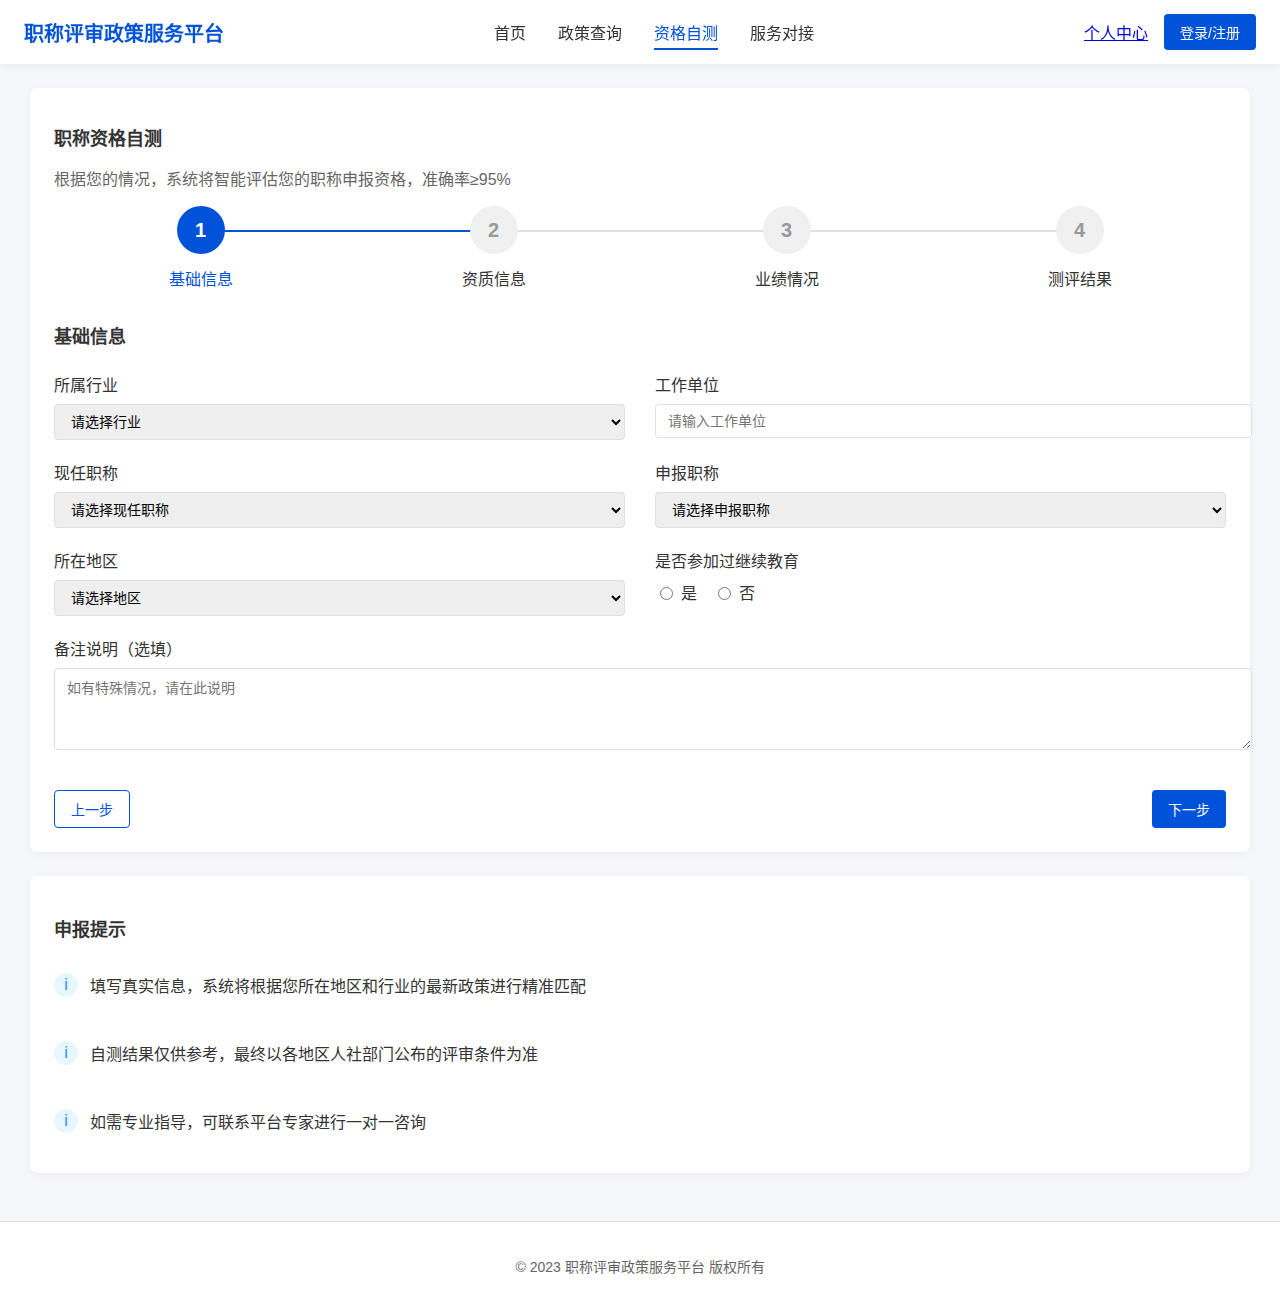
<file: web/self-assessment.html>
<!DOCTYPE html>
<html lang="zh-CN">
<head>
    <meta charset="UTF-8">
    <meta name="viewport" content="width=device-width, initial-scale=1.0">
    <title>职称评审政策服务平台 - 资格自测</title>
    <link rel="stylesheet" href="styles.css">
    <style>
        .steps {
            display: flex;
            margin-bottom: 32px;
        }
        .step-item {
            flex: 1;
            text-align: center;
            position: relative;
        }
        .step-item:not(:last-child)::after {
            content: '';
            position: absolute;
            top: 24px;
            right: -50%;
            width: 100%;
            height: 2px;
            background-color: #e0e0e0;
            z-index: 1;
        }
        .step-item.active:not(:last-child)::after {
            background-color: var(--primary-color);
        }
        .step-number {
            width: 48px;
            height: 48px;
            border-radius: 50%;
            background-color: #f0f0f0;
            color: #999;
            display: flex;
            align-items: center;
            justify-content: center;
            margin: 0 auto 12px;
            font-size: 20px;
            font-weight: bold;
            position: relative;
            z-index: 2;
        }
        .step-item.active .step-number {
            background-color: var(--primary-color);
            color: white;
        }
        .step-title {
            font-weight: 500;
        }
        .step-item.active .step-title {
            color: var(--primary-color);
        }
        .radio-group {
            display: flex;
            flex-wrap: wrap;
            gap: 16px;
        }
        .radio-item {
            display: flex;
            align-items: center;
        }
        .radio-item input {
            margin-right: 8px;
        }
    </style>
</head>
<body>
    <!-- 头部导航 -->
    <header class="header">
        <div class="header-container">
            <div class="logo">职称评审政策服务平台</div>
            <ul class="nav-menu">
                <li><a href="index.html">首页</a></li>
                <li><a href="policy-search.html">政策查询</a></li>
                <li><a href="self-assessment.html" class="active">资格自测</a></li>
                <li><a href="service-matching.html">服务对接</a></li>
            </ul>
            <div class="user-actions">
                <a href="profile.html">个人中心</a>
                <button class="btn btn-primary">登录/注册</button>
            </div>
        </div>
    </header>

    <!-- 主要内容区域 -->
    <main class="main-content">
        <div class="container">
            <div class="card">
                <h1 class="card-title">职称资格自测</h1>
                <p class="text-gray mb-4">根据您的情况，系统将智能评估您的职称申报资格，准确率≥95%</p>
                
                <!-- 步骤指引 -->
                <div class="steps">
                    <div class="step-item active">
                        <div class="step-number">1</div>
                        <div class="step-title">基础信息</div>
                    </div>
                    <div class="step-item">
                        <div class="step-number">2</div>
                        <div class="step-title">资质信息</div>
                    </div>
                    <div class="step-item">
                        <div class="step-number">3</div>
                        <div class="step-title">业绩情况</div>
                    </div>
                    <div class="step-item">
                        <div class="step-number">4</div>
                        <div class="step-title">测评结果</div>
                    </div>
                </div>
                
                <!-- 表单内容 -->
                <div class="form-content">
                    <h2 style="font-size: 18px; margin-bottom: 24px;">基础信息</h2>
                    
                    <div class="row">
                        <div class="col col-6">
                            <div class="form-group">
                                <label class="form-label">所属行业</label>
                                <select class="form-control">
                                    <option>请选择行业</option>
                                    <option>教育</option>
                                    <option>医疗卫生</option>
                                    <option>工程技术</option>
                                    <option>科学研究</option>
                                    <option>农业</option>
                                    <option>艺术</option>
                                </select>
                            </div>
                        </div>
                        <div class="col col-6">
                            <div class="form-group">
                                <label class="form-label">工作单位</label>
                                <input type="text" class="form-control" placeholder="请输入工作单位">
                            </div>
                        </div>
                    </div>
                    
                    <div class="row">
                        <div class="col col-6">
                            <div class="form-group">
                                <label class="form-label">现任职称</label>
                                <select class="form-control">
                                    <option>请选择现任职称</option>
                                    <option>无职称</option>
                                    <option>初级职称</option>
                                    <option>中级职称</option>
                                    <option>副高级职称</option>
                                    <option>正高级职称</option>
                                </select>
                            </div>
                        </div>
                        <div class="col col-6">
                            <div class="form-group">
                                <label class="form-label">申报职称</label>
                                <select class="form-control">
                                    <option>请选择申报职称</option>
                                    <option>初级职称</option>
                                    <option>中级职称</option>
                                    <option>副高级职称</option>
                                    <option>正高级职称</option>
                                </select>
                            </div>
                        </div>
                    </div>
                    
                    <div class="row">
                        <div class="col col-6">
                            <div class="form-group">
                                <label class="form-label">所在地区</label>
                                <select class="form-control">
                                    <option>请选择地区</option>
                                    <option>北京市</option>
                                    <option>上海市</option>
                                    <option>广东省</option>
                                    <option>江苏省</option>
                                    <option>浙江省</option>
                                    <option>其他省份</option>
                                </select>
                            </div>
                        </div>
                        <div class="col col-6">
                            <div class="form-group">
                                <label class="form-label">是否参加过继续教育</label>
                                <div class="radio-group">
                                    <label class="radio-item">
                                        <input type="radio" name="education" value="yes">
                                        <span>是</span>
                                    </label>
                                    <label class="radio-item">
                                        <input type="radio" name="education" value="no">
                                        <span>否</span>
                                    </label>
                                </div>
                            </div>
                        </div>
                    </div>
                    
                    <div class="row">
                        <div class="col col-12">
                            <div class="form-group">
                                <label class="form-label">备注说明（选填）</label>
                                <textarea class="form-control" rows="4" placeholder="如有特殊情况，请在此说明"></textarea>
                            </div>
                        </div>
                    </div>
                    
                    <div class="d-flex justify-between mt-4">
                        <button class="btn btn-outline" disabled>上一步</button>
                        <button class="btn btn-primary">下一步</button>
                    </div>
                </div>
            </div>
            
            <!-- 提示信息 -->
            <div class="card mt-4">
                <h2 class="card-title">申报提示</h2>
                <div class="d-flex align-center mb-3">
                    <div style="width: 24px; height: 24px; background-color: #e6f7ff; border-radius: 50%; display: flex; align-items: center; justify-content: center; margin-right: 12px; color: #1890ff;">i</div>
                    <p class="mb-0">填写真实信息，系统将根据您所在地区和行业的最新政策进行精准匹配</p>
                </div>
                <div class="d-flex align-center mb-3">
                    <div style="width: 24px; height: 24px; background-color: #e6f7ff; border-radius: 50%; display: flex; align-items: center; justify-content: center; margin-right: 12px; color: #1890ff;">i</div>
                    <p class="mb-0">自测结果仅供参考，最终以各地区人社部门公布的评审条件为准</p>
                </div>
                <div class="d-flex align-center">
                    <div style="width: 24px; height: 24px; background-color: #e6f7ff; border-radius: 50%; display: flex; align-items: center; justify-content: center; margin-right: 12px; color: #1890ff;">i</div>
                    <p class="mb-0">如需专业指导，可联系平台专家进行一对一咨询</p>
                </div>
            </div>
        </div>
    </main>

    <!-- 底部 -->
    <footer class="footer">
        <div class="container">
            <p>© 2023 职称评审政策服务平台 版权所有</p>
        </div>
    </footer>
</body>
</html>
</file>
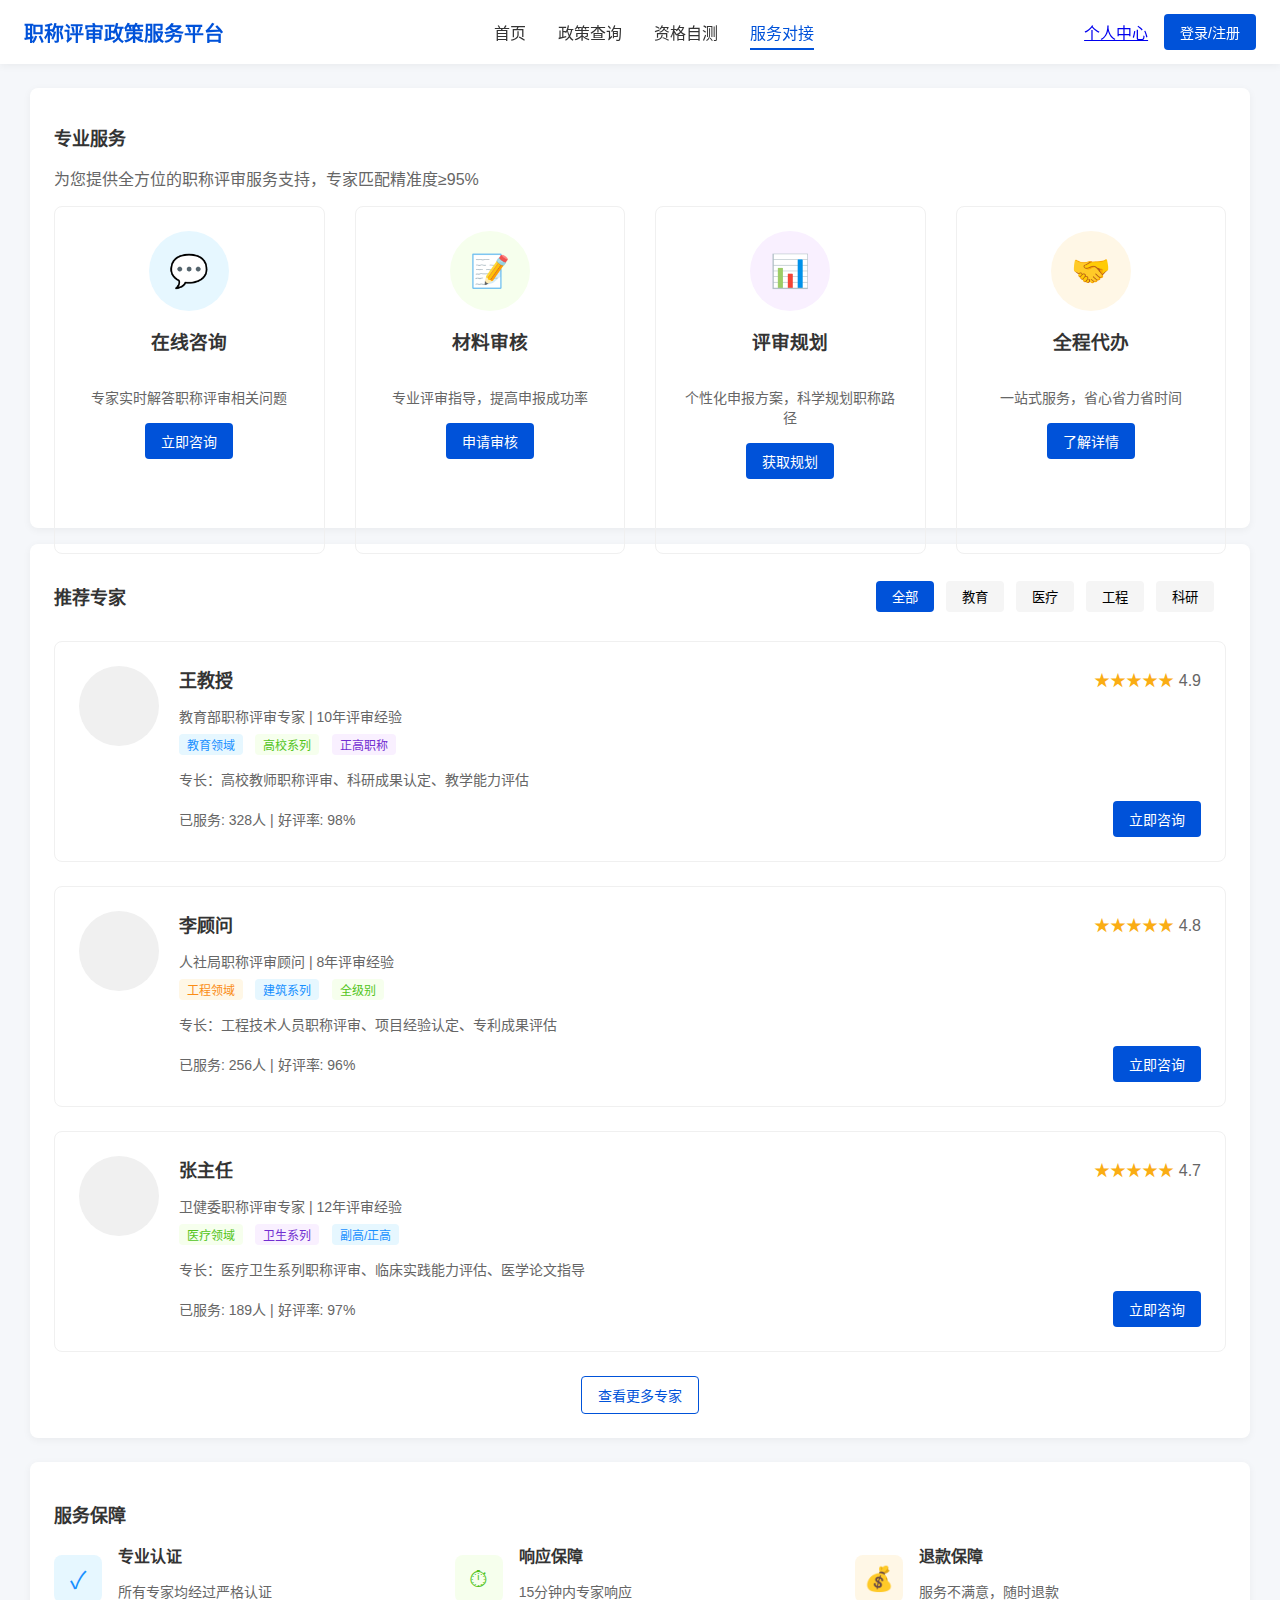
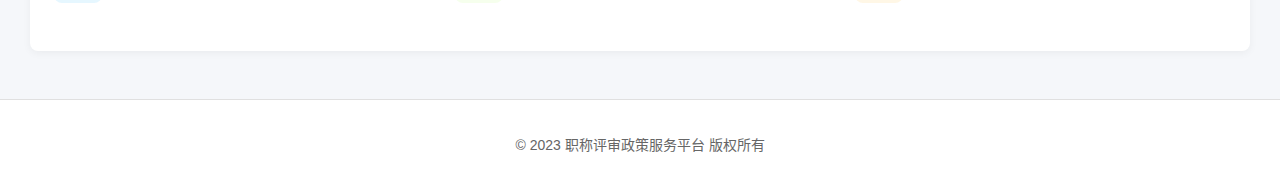
<file: web/service-matching.html>
<!DOCTYPE html>
<html lang="zh-CN">
<head>
    <meta charset="UTF-8">
    <meta name="viewport" content="width=device-width, initial-scale=1.0">
    <title>职称评审政策服务平台 - 服务对接</title>
    <link rel="stylesheet" href="styles.css">
    <style>
        .service-card {
            border: 1px solid #f0f0f0;
            border-radius: 8px;
            padding: 24px;
            height: 100%;
            transition: all 0.3s;
            display: flex;
            flex-direction: column;
            align-items: center;
            text-align: center;
        }
        .service-card:hover {
            box-shadow: 0 4px 12px rgba(0, 0, 0, 0.1);
            transform: translateY(-5px);
        }
        .service-icon {
            width: 80px;
            height: 80px;
            border-radius: 50%;
            display: flex;
            align-items: center;
            justify-content: center;
            margin-bottom: 16px;
            font-size: 32px;
        }
        .expert-card {
            border: 1px solid #f0f0f0;
            border-radius: 8px;
            padding: 24px;
            margin-bottom: 24px;
            transition: all 0.3s;
        }
        .expert-card:hover {
            box-shadow: 0 4px 12px rgba(0, 0, 0, 0.1);
        }
        .expert-avatar {
            width: 80px;
            height: 80px;
            border-radius: 50%;
            background-color: #f0f0f0;
            margin-right: 20px;
        }
        .rating {
            color: #faad14;
        }
        .filter-btn {
            padding: 6px 16px;
            border-radius: 4px;
            background-color: #f5f5f5;
            border: none;
            margin-right: 12px;
            cursor: pointer;
            transition: all 0.3s;
        }
        .filter-btn.active {
            background-color: var(--primary-color);
            color: white;
        }
    </style>
</head>
<body>
    <!-- 头部导航 -->
    <header class="header">
        <div class="header-container">
            <div class="logo">职称评审政策服务平台</div>
            <ul class="nav-menu">
                <li><a href="index.html">首页</a></li>
                <li><a href="policy-search.html">政策查询</a></li>
                <li><a href="self-assessment.html">资格自测</a></li>
                <li><a href="service-matching.html" class="active">服务对接</a></li>
            </ul>
            <div class="user-actions">
                <a href="profile.html">个人中心</a>
                <button class="btn btn-primary">登录/注册</button>
            </div>
        </div>
    </header>

    <!-- 主要内容区域 -->
    <main class="main-content">
        <div class="container">
            <!-- 服务类型 -->
            <div class="card mb-4">
                <h1 class="card-title">专业服务</h1>
                <p class="text-gray mb-4">为您提供全方位的职称评审服务支持，专家匹配精准度≥95%</p>
                
                <div class="row">
                    <div class="col col-3">
                        <div class="service-card">
                            <div class="service-icon" style="background-color: #e6f7ff; color: #1890ff;">💬</div>
                            <h3 style="margin-top: 0;">在线咨询</h3>
                            <p class="text-gray text-sm mb-4">专家实时解答职称评审相关问题</p>
                            <button class="btn btn-primary">立即咨询</button>
                        </div>
                    </div>
                    <div class="col col-3">
                        <div class="service-card">
                            <div class="service-icon" style="background-color: #f6ffed; color: #52c41a;">📝</div>
                            <h3 style="margin-top: 0;">材料审核</h3>
                            <p class="text-gray text-sm mb-4">专业评审指导，提高申报成功率</p>
                            <button class="btn btn-primary">申请审核</button>
                        </div>
                    </div>
                    <div class="col col-3">
                        <div class="service-card">
                            <div class="service-icon" style="background-color: #f9f0ff; color: #722ed1;">📊</div>
                            <h3 style="margin-top: 0;">评审规划</h3>
                            <p class="text-gray text-sm mb-4">个性化申报方案，科学规划职称路径</p>
                            <button class="btn btn-primary">获取规划</button>
                        </div>
                    </div>
                    <div class="col col-3">
                        <div class="service-card">
                            <div class="service-icon" style="background-color: #fff7e6; color: #fa8c16;">🤝</div>
                            <h3 style="margin-top: 0;">全程代办</h3>
                            <p class="text-gray text-sm mb-4">一站式服务，省心省力省时间</p>
                            <button class="btn btn-primary">了解详情</button>
                        </div>
                    </div>
                </div>
            </div>
            
            <!-- 专家推荐 -->
            <div class="card">
                <div class="d-flex justify-between align-center mb-4">
                    <h2 class="card-title mb-0">推荐专家</h2>
                    <div class="d-flex align-center">
                        <button class="filter-btn active">全部</button>
                        <button class="filter-btn">教育</button>
                        <button class="filter-btn">医疗</button>
                        <button class="filter-btn">工程</button>
                        <button class="filter-btn">科研</button>
                    </div>
                </div>
                
                <!-- 专家列表 -->
                <div class="expert-list">
                    <div class="expert-card">
                        <div class="d-flex">
                            <div class="expert-avatar"></div>
                            <div style="flex: 1;">
                                <div class="d-flex justify-between align-center mb-2">
                                    <h3 style="margin: 0; font-size: 18px;">王教授</h3>
                                    <div class="rating">★★★★★ <span class="text-gray">4.9</span></div>
                                </div>
                                <p class="text-gray text-sm mb-2">教育部职称评审专家 | 10年评审经验</p>
                                <div class="mb-3">
                                    <span class="tag tag-blue">教育领域</span>
                                    <span class="tag tag-green">高校系列</span>
                                    <span class="tag tag-purple">正高职称</span>
                                </div>
                                <p class="text-gray text-sm mb-3">专长：高校教师职称评审、科研成果认定、教学能力评估</p>
                                <div class="d-flex justify-between align-center">
                                    <div class="text-gray text-sm">已服务: 328人 | 好评率: 98%</div>
                                    <button class="btn btn-primary">立即咨询</button>
                                </div>
                            </div>
                        </div>
                    </div>
                    
                    <div class="expert-card">
                        <div class="d-flex">
                            <div class="expert-avatar"></div>
                            <div style="flex: 1;">
                                <div class="d-flex justify-between align-center mb-2">
                                    <h3 style="margin: 0; font-size: 18px;">李顾问</h3>
                                    <div class="rating">★★★★★ <span class="text-gray">4.8</span></div>
                                </div>
                                <p class="text-gray text-sm mb-2">人社局职称评审顾问 | 8年评审经验</p>
                                <div class="mb-3">
                                    <span class="tag tag-orange">工程领域</span>
                                    <span class="tag tag-blue">建筑系列</span>
                                    <span class="tag tag-green">全级别</span>
                                </div>
                                <p class="text-gray text-sm mb-3">专长：工程技术人员职称评审、项目经验认定、专利成果评估</p>
                                <div class="d-flex justify-between align-center">
                                    <div class="text-gray text-sm">已服务: 256人 | 好评率: 96%</div>
                                    <button class="btn btn-primary">立即咨询</button>
                                </div>
                            </div>
                        </div>
                    </div>
                    
                    <div class="expert-card">
                        <div class="d-flex">
                            <div class="expert-avatar"></div>
                            <div style="flex: 1;">
                                <div class="d-flex justify-between align-center mb-2">
                                    <h3 style="margin: 0; font-size: 18px;">张主任</h3>
                                    <div class="rating">★★★★★ <span class="text-gray">4.7</span></div>
                                </div>
                                <p class="text-gray text-sm mb-2">卫健委职称评审专家 | 12年评审经验</p>
                                <div class="mb-3">
                                    <span class="tag tag-green">医疗领域</span>
                                    <span class="tag tag-purple">卫生系列</span>
                                    <span class="tag tag-blue">副高/正高</span>
                                </div>
                                <p class="text-gray text-sm mb-3">专长：医疗卫生系列职称评审、临床实践能力评估、医学论文指导</p>
                                <div class="d-flex justify-between align-center">
                                    <div class="text-gray text-sm">已服务: 189人 | 好评率: 97%</div>
                                    <button class="btn btn-primary">立即咨询</button>
                                </div>
                            </div>
                        </div>
                    </div>
                </div>
                
                <!-- 查看更多 -->
                <div class="text-center mt-4">
                    <button class="btn btn-outline">查看更多专家</button>
                </div>
            </div>
            
            <!-- 服务保障 -->
            <div class="card mt-4">
                <h2 class="card-title">服务保障</h2>
                <div class="row">
                    <div class="col col-4">
                        <div class="d-flex align-center mb-3">
                            <div style="width: 48px; height: 48px; background-color: #e6f7ff; border-radius: 8px; display: flex; align-items: center; justify-content: center; margin-right: 16px; color: #1890ff; font-size: 24px;">✓</div>
                            <div>
                                <h3 style="margin: 0; font-size: 16px;">专业认证</h3>
                                <p class="text-gray text-sm mb-0">所有专家均经过严格认证</p>
                            </div>
                        </div>
                    </div>
                    <div class="col col-4">
                        <div class="d-flex align-center mb-3">
                            <div style="width: 48px; height: 48px; background-color: #f6ffed; border-radius: 8px; display: flex; align-items: center; justify-content: center; margin-right: 16px; color: #52c41a; font-size: 24px;">⏱</div>
                            <div>
                                <h3 style="margin: 0; font-size: 16px;">响应保障</h3>
                                <p class="text-gray text-sm mb-0">15分钟内专家响应</p>
                            </div>
                        </div>
                    </div>
                    <div class="col col-4">
                        <div class="d-flex align-center mb-3">
                            <div style="width: 48px; height: 48px; background-color: #fff7e6; border-radius: 8px; display: flex; align-items: center; justify-content: center; margin-right: 16px; color: #fa8c16; font-size: 24px;">💰</div>
                            <div>
                                <h3 style="margin: 0; font-size: 16px;">退款保障</h3>
                                <p class="text-gray text-sm mb-0">服务不满意，随时退款</p>
                            </div>
                        </div>
                    </div>
                </div>
            </div>
        </div>
    </main>

    <!-- 底部 -->
    <footer class="footer">
        <div class="container">
            <p>© 2023 职称评审政策服务平台 版权所有</p>
        </div>
    </footer>
</body>
</html>
</file>
<file: web/styles.css>
/* 通用样式 */
:root {
    --primary-color: #0052d9;
    --secondary-color: #f0f7ff;
    --text-color: #333;
    --light-gray: #f5f7fa;
    --border-color: #e0e0e0;
    --success-color: #52c41a;
    --warning-color: #faad14;
    --danger-color: #ff4d4f;
}

body {
    font-family: 'PingFang SC', 'Microsoft YaHei', sans-serif;
    background-color: var(--light-gray);
    color: var(--text-color);
    margin: 0;
    padding: 0;
}

.container {
    max-width: 1400px;
    margin: 0 auto;
    padding: 0 30px;
    width: 100%;
    box-sizing: border-box;
}

/* 头部导航 */
.header {
    background-color: white;
    box-shadow: 0 2px 8px rgba(0, 0, 0, 0.05);
    position: fixed;
    top: 0;
    left: 0;
    right: 0;
    z-index: 100;
}

.header-container {
    display: flex;
    justify-content: space-between;
    align-items: center;
    height: 64px;
    padding: 0 24px;
}

.logo {
    font-size: 20px;
    font-weight: bold;
    color: var(--primary-color);
}

.nav-menu {
    display: flex;
    list-style: none;
    margin: 0;
    padding: 0;
}

.nav-menu li {
    margin: 0 16px;
}

.nav-menu a {
    text-decoration: none;
    color: var(--text-color);
    font-size: 16px;
    padding: 8px 0;
    position: relative;
}

.nav-menu a.active {
    color: var(--primary-color);
}

.nav-menu a.active::after {
    content: '';
    position: absolute;
    bottom: 0;
    left: 0;
    width: 100%;
    height: 2px;
    background-color: var(--primary-color);
}

.user-actions {
    display: flex;
    align-items: center;
}

.user-actions .btn {
    margin-left: 16px;
}

/* 主要内容区域 */
.main-content {
    margin-top: 64px;
    padding: 24px 0;
    min-height: calc(100vh - 64px - 60px); /* 减去头部和底部的高度 */
}

/* 卡片样式 */
.card {
    background-color: white;
    border-radius: 8px;
    box-shadow: 0 2px 8px rgba(0, 0, 0, 0.05);
    padding: 24px;
    margin-bottom: 24px;
}

.card-title {
    font-size: 18px;
    font-weight: bold;
    margin-bottom: 16px;
    color: var(--text-color);
}

/* 按钮样式 */
.btn {
    display: inline-block;
    padding: 8px 16px;
    border-radius: 4px;
    font-size: 14px;
    cursor: pointer;
    text-align: center;
    border: none;
    transition: all 0.3s;
}

.btn-primary {
    background-color: var(--primary-color);
    color: white;
}

.btn-primary:hover {
    background-color: #0045b5;
}

.btn-outline {
    background-color: transparent;
    border: 1px solid var(--primary-color);
    color: var(--primary-color);
}

.btn-outline:hover {
    background-color: var(--secondary-color);
}

/* 标签样式 */
.tag {
    display: inline-block;
    padding: 2px 8px;
    border-radius: 4px;
    font-size: 12px;
    margin-right: 8px;
}

.tag-blue {
    background-color: #e6f7ff;
    color: #1890ff;
}

.tag-green {
    background-color: #f6ffed;
    color: #52c41a;
}

.tag-orange {
    background-color: #fff7e6;
    color: #fa8c16;
}

.tag-purple {
    background-color: #f9f0ff;
    color: #722ed1;
}

/* 表格样式 */
.table {
    width: 100%;
    border-collapse: collapse;
}

.table th, .table td {
    padding: 12px 16px;
    text-align: left;
    border-bottom: 1px solid var(--border-color);
}

.table th {
    background-color: #fafafa;
    font-weight: 500;
}

/* 表单样式 */
.form-group {
    margin-bottom: 20px;
}

.form-label {
    display: block;
    margin-bottom: 8px;
    font-weight: 500;
}

.form-control {
    width: 100%;
    padding: 8px 12px;
    border: 1px solid var(--border-color);
    border-radius: 4px;
    font-size: 14px;
}

.form-control:focus {
    outline: none;
    border-color: var(--primary-color);
    box-shadow: 0 0 0 2px rgba(0, 82, 217, 0.2);
}

/* 网格系统 */
.row {
    display: flex;
    flex-wrap: wrap;
    margin: 0 -15px;
}

.col {
    padding: 0 15px;
    box-sizing: border-box;
}

.col-2 {
    width: 16.66%;
}

.col-3 {
    width: 25%;
}

.col-4 {
    width: 33.33%;
}

.col-5 {
    width: 41.66%;
}

.col-6 {
    width: 50%;
}

.col-7 {
    width: 58.33%;
}

.col-8 {
    width: 66.67%;
}

.col-9 {
    width: 75%;
}

.col-10 {
    width: 83.33%;
}

.col-12 {
    width: 100%;
}

/* 特殊布局类 */
.grid-container {
    display: grid;
    grid-gap: 24px;
}

.grid-2-cols {
    grid-template-columns: repeat(2, 1fr);
}

.grid-3-cols {
    grid-template-columns: repeat(3, 1fr);
}

.grid-4-cols {
    grid-template-columns: repeat(4, 1fr);
}

/* 响应式调整 */
@media (max-width: 1200px) {
    .container {
        max-width: 100%;
    }

    .grid-4-cols {
        grid-template-columns: repeat(3, 1fr);
    }
}

@media (max-width: 992px) {
    .grid-3-cols, .grid-4-cols {
        grid-template-columns: repeat(2, 1fr);
    }

    .col-3 {
        width: 50%;
    }
}

@media (max-width: 768px) {
    .col-2, .col-3, .col-4, .col-5, .col-6, .col-7, .col-8, .col-9, .col-10 {
        width: 100%;
    }

    .nav-menu {
        display: none;
    }

    .grid-2-cols, .grid-3-cols, .grid-4-cols {
        grid-template-columns: 1fr;
    }
}

/* 底部样式 */
.footer {
    background-color: white;
    padding: 20px 0;
    text-align: center;
    color: #666;
    font-size: 14px;
    border-top: 1px solid var(--border-color);
}

/* 辅助类 */
.text-center {
    text-align: center;
}

.mt-0 {
    margin-top: 0;
}

.mb-4 {
    margin-bottom: 16px;
}

.mb-2 {
    margin-bottom: 8px;
}

.text-primary {
    color: var(--primary-color);
}

.text-success {
    color: var(--success-color);
}

.text-warning {
    color: var(--warning-color);
}

.text-danger {
    color: var(--danger-color);
}

.text-gray {
    color: #666;
}

.text-sm {
    font-size: 14px;
}

.text-xs {
    font-size: 12px;
}

.font-bold {
    font-weight: bold;
}

.d-flex {
    display: flex;
}

.align-center {
    align-items: center;
}

.justify-between {
    justify-content: space-between;
}

.flex-wrap {
    flex-wrap: wrap;
}

.w-100 {
    width: 100%;
}

.gap-2 {
    gap: 8px;
}

.gap-3 {
    gap: 12px;
}

.gap-4 {
    gap: 16px;
}

.gap-5 {
    gap: 24px;
}

.p-0 {
    padding: 0;
}

.p-3 {
    padding: 12px;
}

.p-4 {
    padding: 16px;
}

.p-5 {
    padding: 24px;
}

.m-0 {
    margin: 0;
}

.mt-3 {
    margin-top: 12px;
}

.mt-4 {
    margin-top: 16px;
}

.mt-5 {
    margin-top: 24px;
}

.mb-3 {
    margin-bottom: 12px;
}

.mb-5 {
    margin-bottom: 24px;
}

/* 特殊PC端布局类 */
.hero-section {
    padding: 60px 0;
    background-color: var(--secondary-color);
    margin-bottom: 40px;
    border-radius: 12px;
}

.section {
    margin-bottom: 48px;
}

.section-title {
    font-size: 28px;
    margin-bottom: 24px;
    font-weight: bold;
    color: var(--text-color);
}

.section-subtitle {
    font-size: 18px;
    margin-bottom: 32px;
    color: #666;
}

.feature-card {
    height: 100%;
    transition: all 0.3s;
}

.feature-card:hover {
    transform: translateY(-5px);
    box-shadow: 0 10px 20px rgba(0, 0, 0, 0.1);
}
</file>
